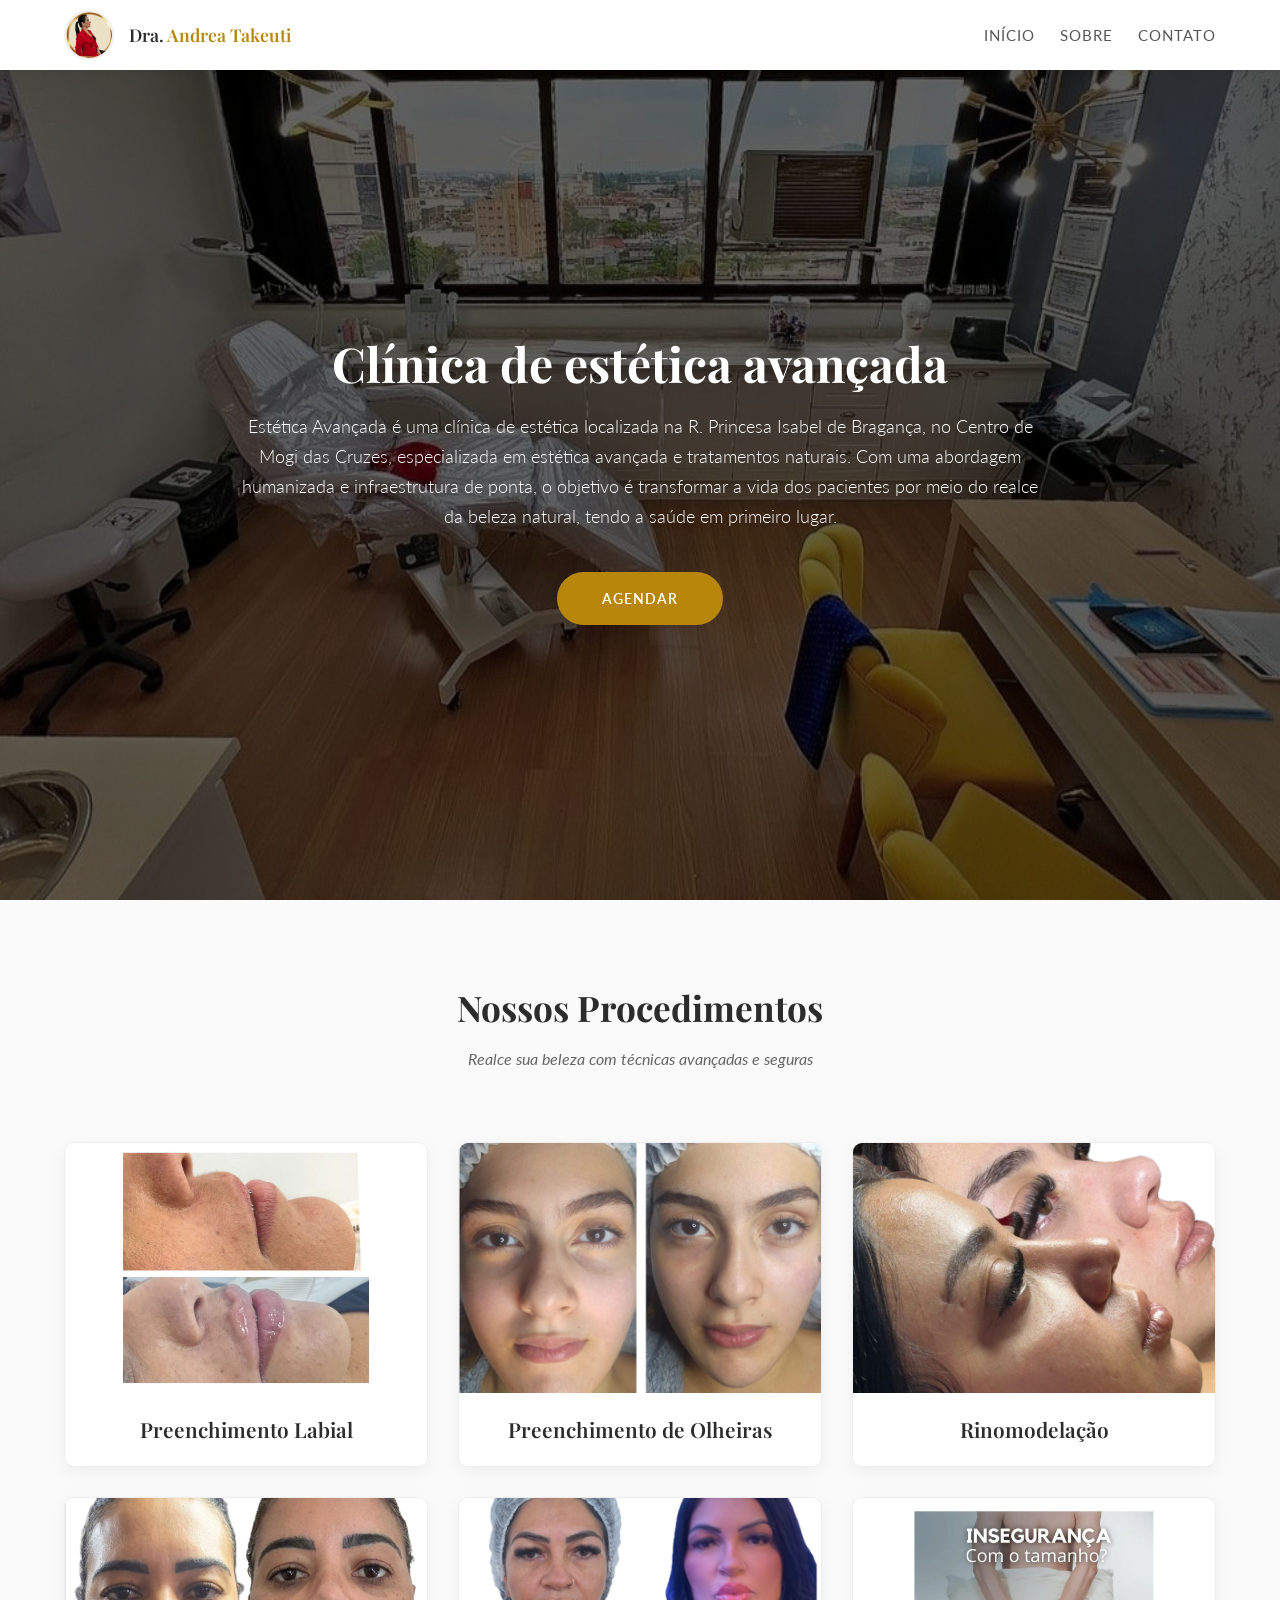
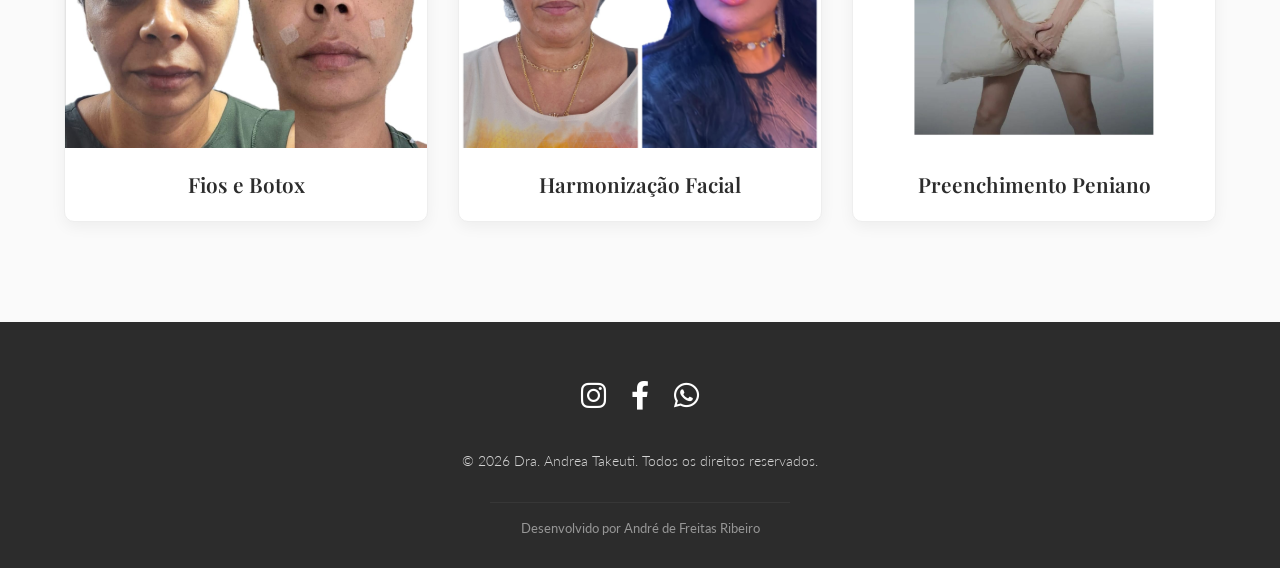
<file: index.html>
<!DOCTYPE html>
<html lang="pt-br">
  <head>
    <meta charset="UTF-8" />
    <meta name="viewport" content="width=device-width, initial-scale=1.0" />
    <title>Dra. Andrea Takeuti | Estética Avançada</title>

    <link
      href="https://fonts.googleapis.com/css2?family=Lato:wght@300;400&family=Playfair+Display:wght@400;600&display=swap"
      rel="stylesheet"
    />
    <link
      rel="stylesheet"
      href="https://cdnjs.cloudflare.com/ajax/libs/font-awesome/6.0.0/css/all.min.css"
    />

    <link rel="icon" href="./img/Icon.png" type="image/jpeg" />

    <link rel="stylesheet" href="style.css" />
  </head>
  <body>
    <nav class="navbar" id="navbar">
      <div class="container nav-content">
        <div class="perfil-doutora">
          <img
            src="./img/Dra.Andrea.jpg"
            alt="Foto Dra. Andrea"
            class="foto-perfil"
          />
          <h1 class="logo-text">
            Dra. <span class="destaque-dourado">Andrea Takeuti</span>
          </h1>
        </div>

        <ul class="nav-links">
          <li class="btn-fechar-menu"><i class="fas fa-times"></i></li>

          <li><a href="index.html">Início</a></li>
          <li><a href="sobre.html">Sobre</a></li>
          <li><a href="contato.html">Contato</a></li>
        </ul>

        <div class="menu-mobile">
          <div class="bar"></div>
          <div class="bar"></div>
          <div class="bar"></div>
        </div>
      </div>
    </nav>

    <section id="home" class="hero">
      <div class="overlay"></div>
      <div class="hero-content">
        <h1 class="hero-title">Clínica de estética avançada</h1>
        <p class="hero-text">
          Estética Avançada é uma clínica de estética localizada na R. Princesa
          Isabel de Bragança, no Centro de Mogi das Cruzes, especializada em
          estética avançada e tratamentos naturais. Com uma abordagem humanizada
          e infraestrutura de ponta, o objetivo é transformar a vida dos
          pacientes por meio do realce da beleza natural, tendo a saúde em
          primeiro lugar.
        </p>
        <a href="./contato.html" class="btn-agendar">Agendar</a>
      </div>
    </section>

    <section id="procedimentos" class="section-padrao">
      <div class="container">
        <h2 class="titulo-secao">Nossos Procedimentos</h2>
        <p class="subtitulo-secao">
          Realce sua beleza com técnicas avançadas e seguras
        </p>

        <div class="procedimentos-grid">
          <div class="card">
            <div class="card-img-container">
              <img src="./img/Labios.jpg" alt="Preenchimento Labial" />
            </div>
            <h3>Preenchimento Labial</h3>
          </div>

          <div class="card">
            <div class="card-img-container">
              <img src="./img/olheira.jpeg" alt="Preenchimento de Olheiras" />
            </div>
            <h3>Preenchimento de Olheiras</h3>
          </div>

          <div class="card">
            <div class="card-img-container">
              <img src="./img/Rinomodelacao.jpeg" alt="Rinomodelação" />
            </div>
            <h3>Rinomodelação</h3>
          </div>

          <div class="card">
            <div class="card-img-container">
              <img src="./img/Fios.jpeg" alt="Fios e Botox" />
            </div>
            <h3>Fios e Botox</h3>
          </div>

          <div class="card">
            <div class="card-img-container">
              <img src="./img/Harmonizacao.jpeg" alt="Harmonização Facial" />
            </div>
            <h3>Harmonização Facial</h3>
          </div>

          <div class="card">
            <div class="card-img-container">
              <img src="./img/peniano.jpg" alt="Preenchimento Peniano" />
            </div>
            <h3>Preenchimento Peniano</h3>
          </div>
        </div>
      </div>
    </section>
    <footer class="footer">
      <div class="container footer-content">
        <div class="social-links">
          <a
            href="https://www.instagram.com/dra.andreatakeutiestetica/"
            target="_blank"
            aria-label="Instagram"
          >
            <i class="fa-brands fa-instagram"></i>
          </a>

          <a
            href="https://www.facebook.com/p/Andrea-Takeuti-Est%C3%A9tica-Avan%C3%A7ada-61569149243521/"
            target="_blank"
            aria-label="Facebook"
          >
            <i class="fa-brands fa-facebook-f"></i>
          </a>

          <a
            href="https://wa.me/5511993943410"
            target="_blank"
            aria-label="WhatsApp"
          >
            <i class="fa-brands fa-whatsapp"></i>
          </a>
        </div>

        <p class="copyright">
          &copy; 2026 Dra. Andrea Takeuti. Todos os direitos reservados.
        </p>

        <p class="dev-credit">Desenvolvido por André de Freitas Ribeiro</p>
      </div>
    </footer>
    <script src="script.js"></script>
  </body>
</html>
</file>
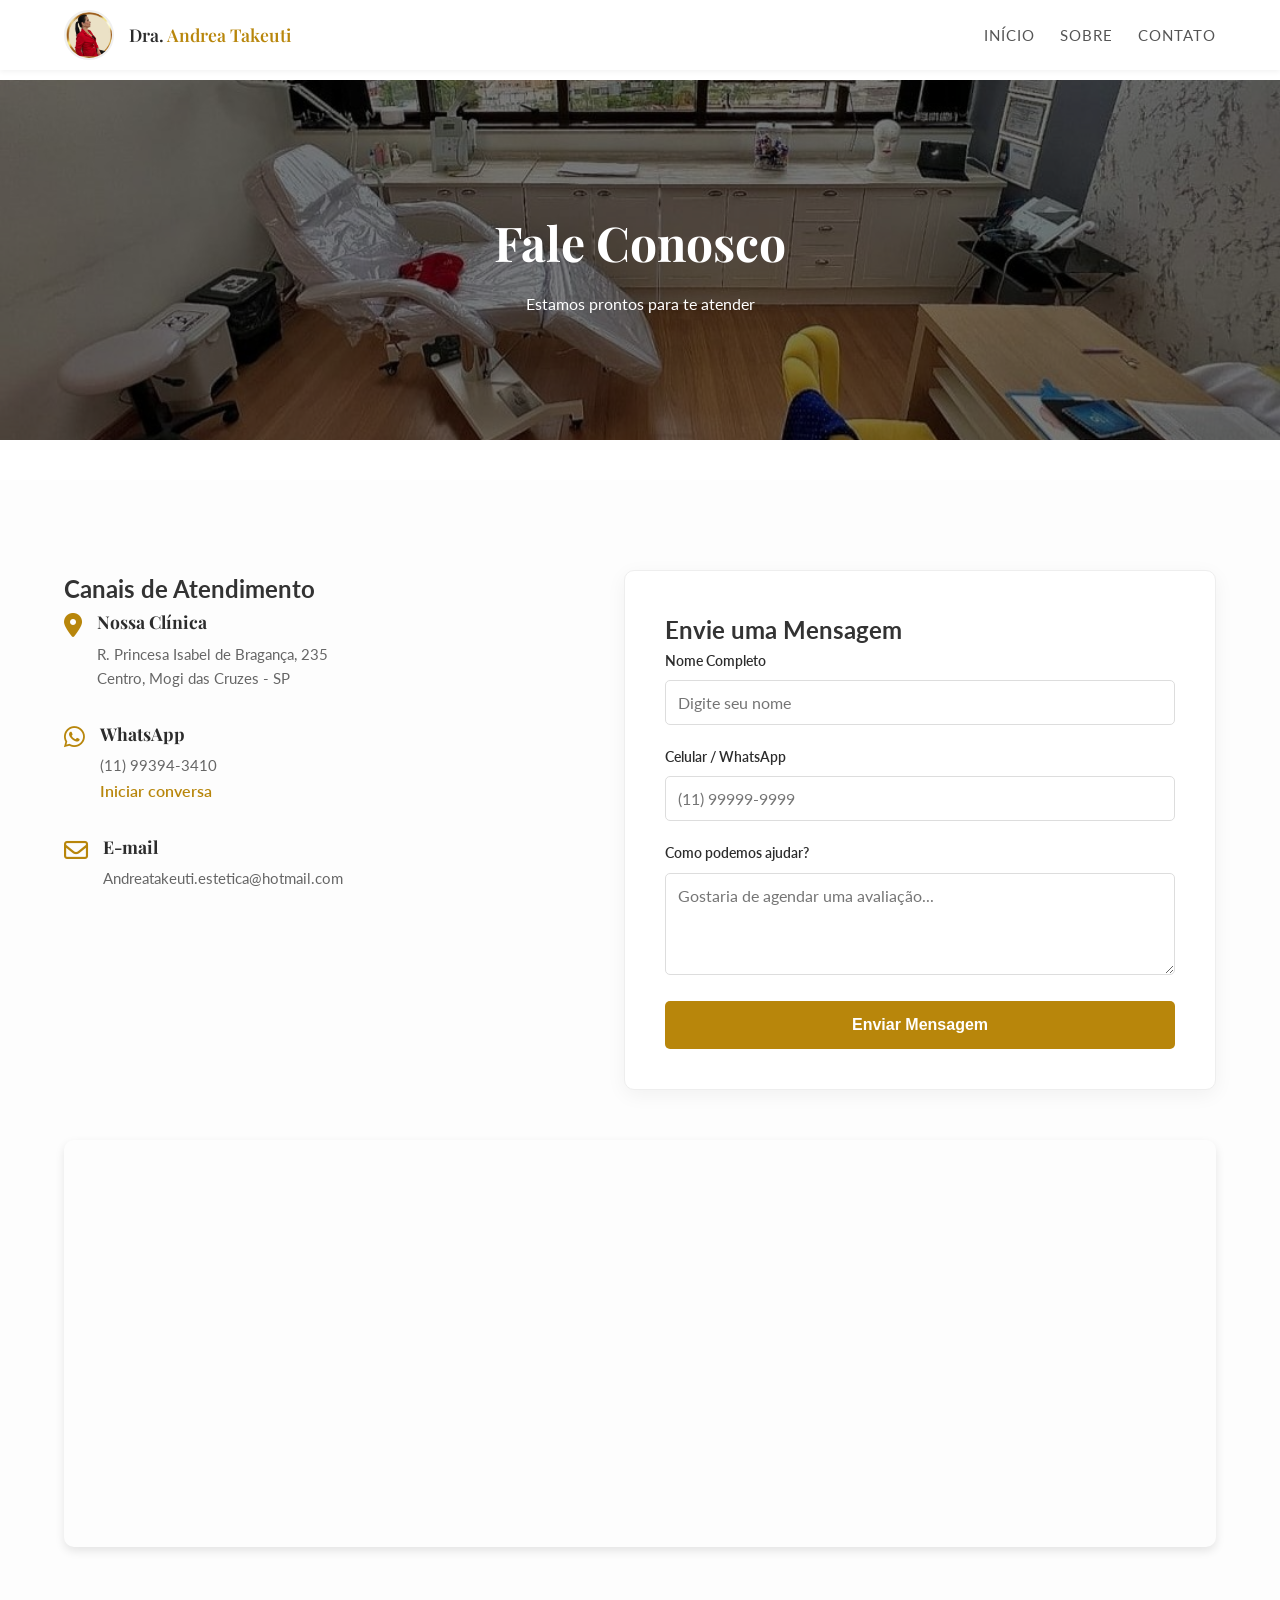
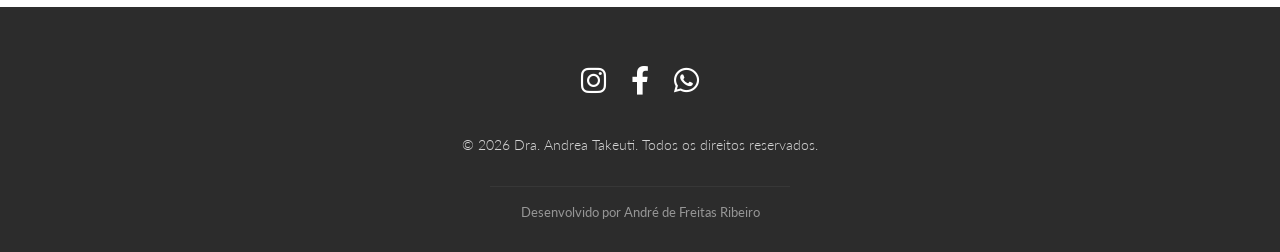
<file: contato.html>
<!DOCTYPE html>
<html lang="pt-br">
  <head>
    <meta charset="UTF-8" />
    <meta name="viewport" content="width=device-width, initial-scale=1.0" />
    <title>Contato | Dra. Andrea Takeuti</title>

    <link
      href="https://fonts.googleapis.com/css2?family=Lato:wght@300;400&family=Playfair+Display:wght@400;600&display=swap"
      rel="stylesheet"
    />
    <link
      rel="stylesheet"
      href="https://cdnjs.cloudflare.com/ajax/libs/font-awesome/6.0.0/css/all.min.css"
    />

    <link rel="icon" href="./img/Icon.png" type="image/jpeg" />

    <link rel="stylesheet" href="style.css" />

    <link rel="stylesheet" href="contato.css" />
  </head>
  <body>
    <nav class="navbar" id="navbar">
      <div class="container nav-content">
        <div class="perfil-doutora">
          <img
            src="./img/Dra.Andrea.jpg"
            alt="Foto Dra. Andrea"
            class="foto-perfil"
          />
          <h1 class="logo-text">
            Dra. <span class="destaque-dourado">Andrea Takeuti</span>
          </h1>
        </div>
        <ul class="nav-links">
          <li class="btn-fechar-menu"><i class="fas fa-times"></i></li>

          <li><a href="index.html">Início</a></li>
          <li><a href="sobre.html">Sobre</a></li>
          <li><a href="contato.html">Contato</a></li>
        </ul>
        <div class="menu-mobile">
          <div class="bar"></div>
          <div class="bar"></div>
          <div class="bar"></div>
        </div>
      </div>
    </nav>

    <header class="page-header">
      <div class="overlay"></div>
      <div class="header-content">
        <h1>Fale Conosco</h1>
        <p>Estamos prontos para te atender</p>
      </div>
    </header>

    <section class="section-contato">
      <div class="container">
        <div class="contato-wrapper">
          <div class="contato-info">
            <h2>Canais de Atendimento</h2>

            <div class="info-item">
              <i class="fas fa-map-marker-alt icone-dourado"></i>
              <div>
                <h4>Nossa Clínica</h4>
                <p>R. Princesa Isabel de Bragança, 235</p>
                <p>Centro, Mogi das Cruzes - SP</p>
              </div>
            </div>

            <div class="info-item">
              <i class="fab fa-whatsapp icone-dourado"></i>
              <div>
                <h4>WhatsApp</h4>
                <p>(11) 99394-3410</p>
                <a
                  href="https://wa.me/5511993943410"
                  target="_blank"
                  class="link-dourado"
                  >Iniciar conversa</a
                >
              </div>
            </div>

            <div class="info-item">
              <i class="far fa-envelope icone-dourado"></i>
              <div>
                <h4>E-mail</h4>
                <p>Andreatakeuti.estetica@hotmail.com</p>
              </div>
            </div>
          </div>

          <div class="contato-form">
            <h2>Envie uma Mensagem</h2>
            <form action="#" method="POST">
              <div class="form-group">
                <label for="nome">Nome Completo</label>
                <input
                  type="text"
                  id="nome"
                  name="nome"
                  placeholder="Digite seu nome"
                  required
                />
              </div>

              <div class="form-group">
                <label for="telefone">Celular / WhatsApp</label>
                <input
                  type="tel"
                  id="telefone"
                  name="telefone"
                  placeholder="(11) 99999-9999"
                  required
                />
              </div>

              <div class="form-group">
                <label for="mensagem">Como podemos ajudar?</label>
                <textarea
                  id="mensagem"
                  name="mensagem"
                  rows="4"
                  placeholder="Gostaria de agendar uma avaliação..."
                  required
                ></textarea>
              </div>

              <button type="submit" class="btn-enviar">Enviar Mensagem</button>
            </form>
          </div>
        </div>

        <div class="mapa" style="margin-top: 50px">
          <iframe
            src="https://www.google.com/maps/embed?pb=!1m18!1m12!1m3!1d3658.123456789!2d-46.123456!3d-23.123456!2m3!1f0!2f0!3f0!3m2!1i1024!2i768!4f13.1!3m3!1m2!1s0x0%3A0x0!2zMjPCsDMxJzE1LjYiUyA0NsKwMTEnMjAuMCJX!5e0!3m2!1spt-BR!2sbr!4v1600000000000!5m2!1spt-BR!2sbr"
            width="100%"
            height="400"
            style="border: 0"
            allowfullscreen=""
            loading="lazy"
          >
          </iframe>
        </div>
      </div>
    </section>

    <footer class="footer">
      <div class="container footer-content">
        <div class="social-links">
          <a href="https://www.instagram.com/dra.andreatakeutiestetica/"
            ><i class="fa-brands fa-instagram"></i
          ></a>
          <a
            href="https://www.facebook.com/p/Andrea-Takeuti-Est%C3%A9tica-Avan%C3%A7ada-61569149243521/"
            ><i class="fa-brands fa-facebook-f"></i
          ></a>
          <a href="https://wa.me/5511993943410"
            ><i class="fa-brands fa-whatsapp"></i
          ></a>
        </div>
        <p class="copyright">
          © 2026 Dra. Andrea Takeuti. Todos os direitos reservados.
        </p>
        <p class="dev-credit">Desenvolvido por André de Freitas Ribeiro</p>
      </div>
    </footer>

    <script src="script.js"></script>
  </body>
</html>
</file>
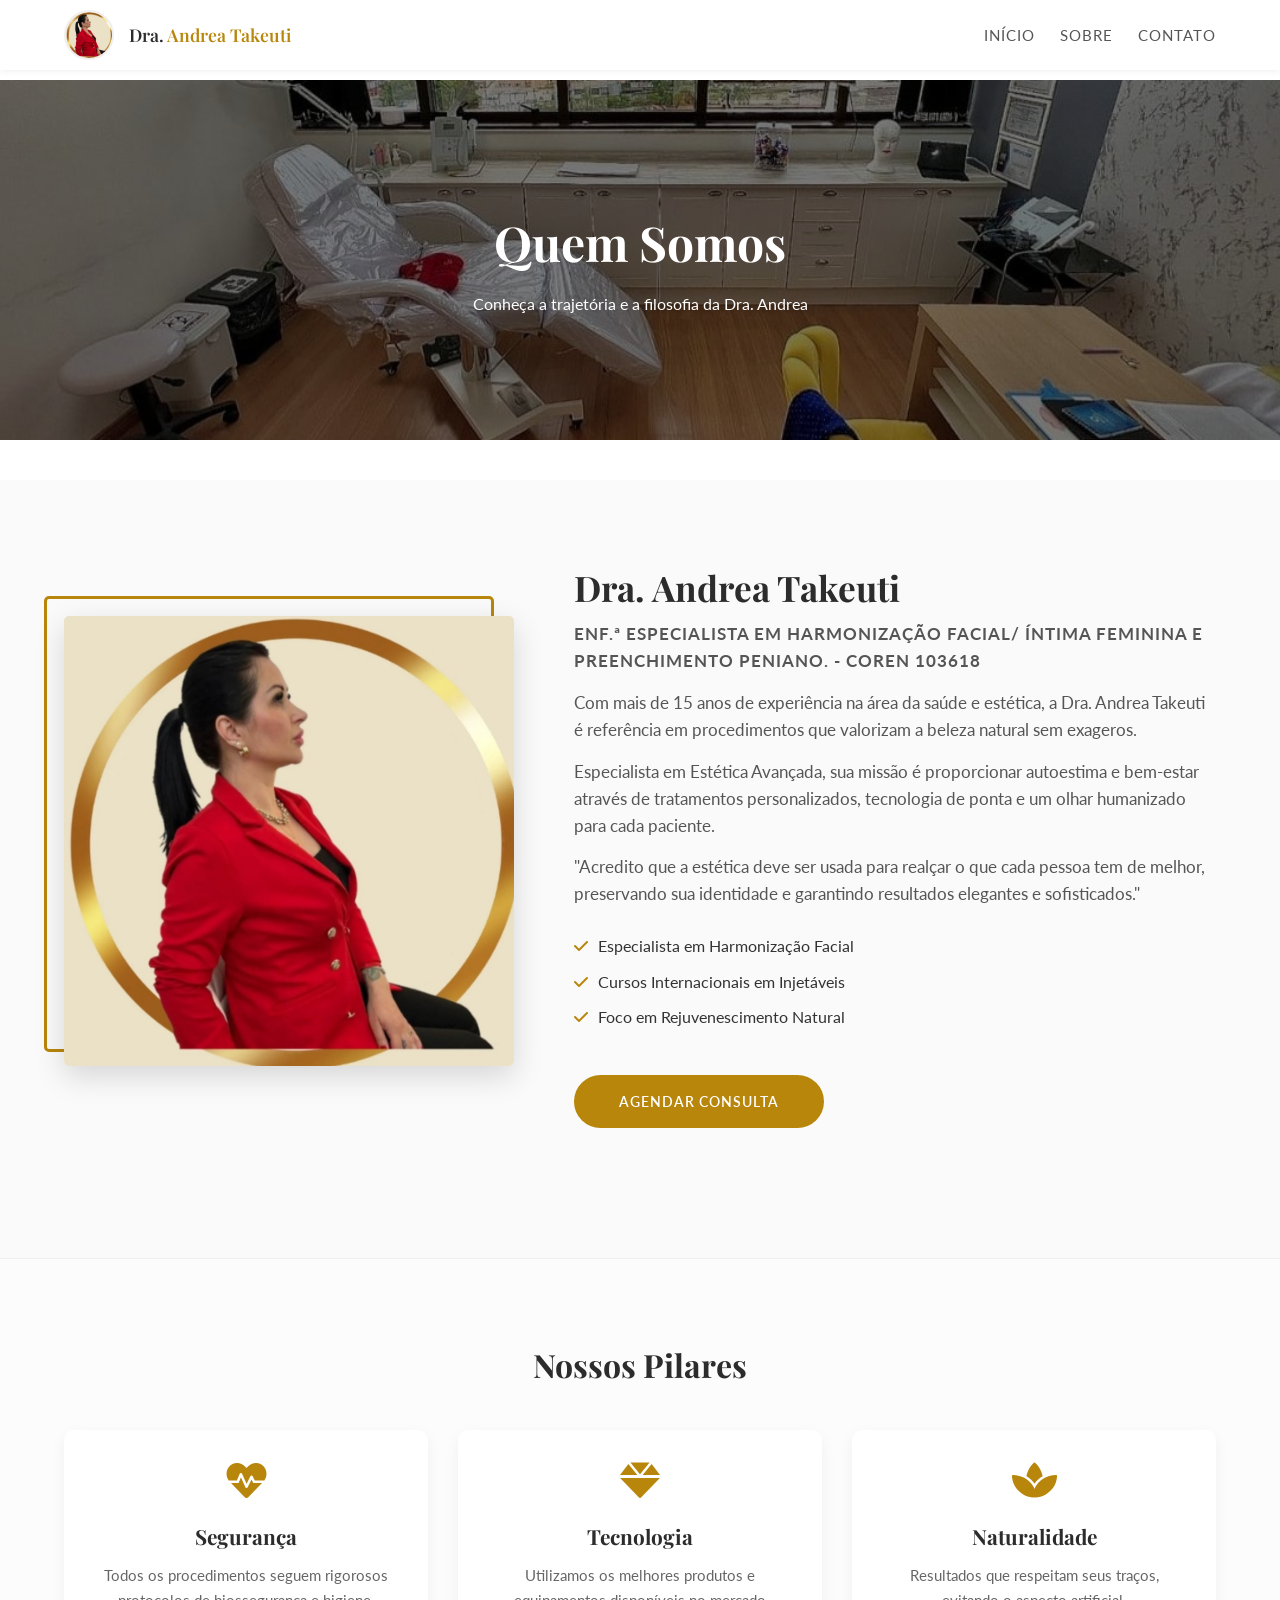
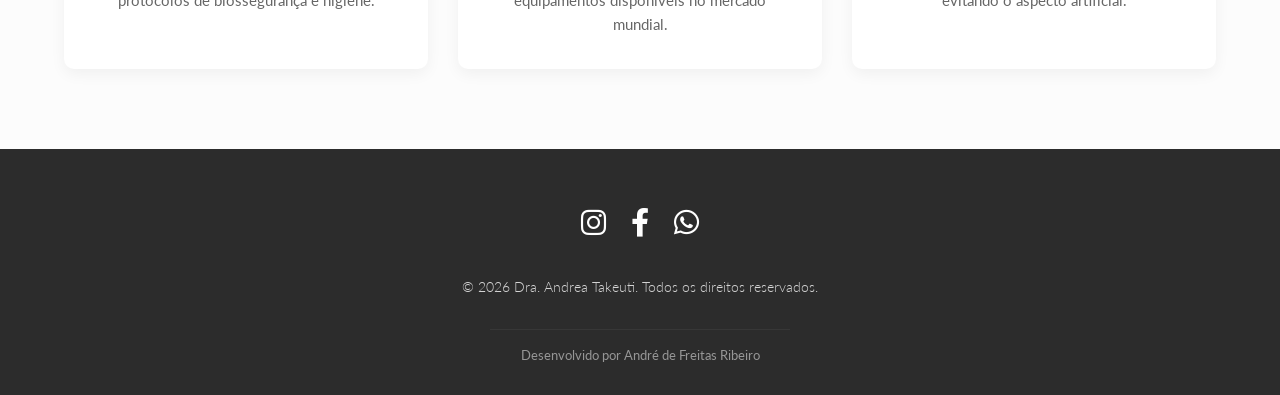
<file: sobre.html>
<!DOCTYPE html>
<html lang="pt-br">
  <head>
    <meta charset="UTF-8" />
    <meta name="viewport" content="width=device-width, initial-scale=1.0" />
    <title>Sobre a Dra. Andrea | Estética Avançada</title>

    <link
      href="https://fonts.googleapis.com/css2?family=Lato:wght@300;400&family=Playfair+Display:wght@400;600&display=swap"
      rel="stylesheet"
    />

    <link
      rel="stylesheet"
      href="https://cdnjs.cloudflare.com/ajax/libs/font-awesome/6.0.0/css/all.min.css"
    />

    <link rel="icon" href="./img/Icon.png" type="image/jpeg" />

    <link rel="stylesheet" href="style.css" />
    <link rel="stylesheet" href="sobre.css" />
  </head>
  <body>
    <nav class="navbar" id="navbar">
      <div class="container nav-content">
        <div class="perfil-doutora">
          <img
            src="./img/Dra.Andrea.jpg"
            alt="Foto Dra. Andrea"
            class="foto-perfil"
          />
          <h1 class="logo-text">
            Dra. <span class="destaque-dourado">Andrea Takeuti</span>
          </h1>
        </div>

        <ul class="nav-links">
          <li class="btn-fechar-menu"><i class="fas fa-times"></i></li>

          <li><a href="index.html">Início</a></li>
          <li><a href="sobre.html">Sobre</a></li>
          <li><a href="contato.html">Contato</a></li>
        </ul>

        <div class="menu-mobile">
          <div class="bar"></div>
          <div class="bar"></div>
          <div class="bar"></div>
        </div>
      </div>
    </nav>

    <header class="page-header">
      <div class="overlay"></div>
      <div class="container page-header-content">
        <h2>Quem Somos</h2>
        <p>Conheça a trajetória e a filosofia da Dra. Andrea</p>
      </div>
    </header>

    <section class="section-padrao">
      <div class="container sobre-wrapper">
        <div class="sobre-img">
          <img src="./img/Dra.Andrea.jpg" alt="Dra. Andrea atendendo" />
          <div class="moldura-dourada"></div>
        </div>

        <div class="sobre-texto">
          <h3 class="titulo-bio">Dra. Andrea Takeuti</h3>
          <p class="crm">
            Enf.ª Especialista em Harmonização Facial/ Íntima Feminina e
            Preenchimento Peniano. - Coren 103618
          </p>

          <p>
            Com mais de 15 anos de experiência na área da saúde e estética, a
            Dra. Andrea Takeuti é referência em procedimentos que valorizam a
            beleza natural sem exageros.
          </p>
          <p>
            Especialista em Estética Avançada, sua missão é proporcionar
            autoestima e bem-estar através de tratamentos personalizados,
            tecnologia de ponta e um olhar humanizado para cada paciente.
          </p>
          <p>
            "Acredito que a estética deve ser usada para realçar o que cada
            pessoa tem de melhor, preservando sua identidade e garantindo
            resultados elegantes e sofisticados."
          </p>

          <ul class="lista-especializacoes">
            <li>
              <i class="fa-solid fa-check icone-check"></i> Especialista em
              Harmonização Facial
            </li>
            <li>
              <i class="fa-solid fa-check icone-check"></i> Cursos
              Internacionais em Injetáveis
            </li>
            <li>
              <i class="fa-solid fa-check icone-check"></i> Foco em
              Rejuvenescimento Natural
            </li>
          </ul>

          <a href="./contato.html" class="btn-agendar mt-20"
            >Agendar Consulta</a
          >
        </div>
      </div>
    </section>

    <section class="valores-bg section-padrao">
      <div class="container">
        <h2 class="titulo-secao">Nossos Pilares</h2>

        <div class="valores-grid">
          <div class="valor-card">
            <i class="fa-solid fa-heart-pulse icone-valor"></i>
            <h4>Segurança</h4>
            <p>
              Todos os procedimentos seguem rigorosos protocolos de
              biossegurança e higiene.
            </p>
          </div>

          <div class="valor-card">
            <i class="fa-solid fa-gem icone-valor"></i>
            <h4>Tecnologia</h4>
            <p>
              Utilizamos os melhores produtos e equipamentos disponíveis no
              mercado mundial.
            </p>
          </div>

          <div class="valor-card">
            <i class="fa-solid fa-spa icone-valor"></i>
            <h4>Naturalidade</h4>
            <p>
              Resultados que respeitam seus traços, evitando o aspecto
              artificial.
            </p>
          </div>
        </div>
      </div>
    </section>

    <footer class="footer">
      <div class="container footer-content">
        <div class="social-links">
          <a href="https://www.instagram.com/dra.andreatakeutiestetica/"
            ><i class="fa-brands fa-instagram"></i
          ></a>
          <a
            href="https://www.facebook.com/p/Andrea-Takeuti-Est%C3%A9tica-Avan%C3%A7ada-61569149243521/"
            ><i class="fa-brands fa-facebook-f"></i
          ></a>
          <a href="https://wa.me/5511993943410"
            ><i class="fa-brands fa-whatsapp"></i
          ></a>
        </div>
        <p class="copyright">
          © 2026 Dra. Andrea Takeuti. Todos os direitos reservados.
        </p>
        <p class="dev-credit">Desenvolvido por André de Freitas Ribeiro</p>
      </div>
    </footer>

    <script src="script.js"></script>
  </body>
</html>
</file>
<file: style.css>
/* --- RESET BÁSICO --- */
* {
  margin: 0;
  padding: 0;
  box-sizing: border-box;
}

body {
  font-family: "Lato", sans-serif;
  color: #333;
  line-height: 1.6;
  overflow-x: hidden; /* Evita rolagem lateral indesejada */
}

/* --- VARIÁVEIS DE COR --- */
:root {
  --dourado: #b8860b;
  --preto-suave: #2c2c2c;
  --branco: #ffffff;
  --vinho: #7a4b56;
  --vinho-claro: #9e6270;
  --dourado-claro: #e6b93b;
}

/* --- NAVBAR --- */
.navbar {
  position: fixed;
  top: 0;
  width: 100%;
  background-color: var(--branco);
  padding: 10px 0;
  z-index: 1000;
  box-shadow: 0 2px 5px rgba(0, 0, 0, 0.05);
}

.container {
  width: 90%;
  max-width: 1200px;
  margin: 0 auto;
}

.nav-content {
  display: flex;
  justify-content: space-between;
  align-items: center;
}

/* Estilo do Perfil */
.perfil-doutora {
  display: flex;
  align-items: center;
  gap: 15px;
}

.foto-perfil {
  width: 50px;
  height: 50px;
  border-radius: 50%;
  object-fit: cover;
  border: 2px solid #f0f0f0;
}

.logo-text {
  font-family: "Playfair Display", serif;
  font-size: 1.1rem;
  color: var(--preto-suave);
  font-weight: 600;
}

.destaque-dourado {
  color: var(--dourado);
}

/* Links de Navegação (Desktop) */
.nav-links {
  list-style: none;
  display: flex;
  gap: 25px;
}

.nav-links a {
  text-decoration: none;
  color: #555;
  font-size: 0.95rem;
  font-weight: 400;
  transition: color 0.3s;
  text-transform: uppercase;
  letter-spacing: 1px;
}

.nav-links a:hover {
  color: var(--dourado);
}

/* Botão Fechar Menu (X) - Escondido no Desktop */
.btn-fechar-menu {
    display: none;
}

/* Ícone Hambúrguer - Escondido no Desktop */
.menu-mobile {
  display: none;
}

/* --- HERO SECTION --- */
.hero {
  position: relative;
  height: 100vh;
  width: 100%;
  background-image: url("./img/Clinica.jpg");
  background-size: cover;
  background-position: center;
  background-repeat: no-repeat;
  display: flex;
  align-items: center;
  justify-content: center;
}

.overlay {
  position: absolute;
  top: 0;
  left: 0;
  width: 100%;
  height: 100%;
  background: rgba(0, 0, 0, 0.6);
  z-index: 1;
}

.hero-content {
  position: relative;
  z-index: 2;
  text-align: center;
  color: var(--branco);
  width: 90%;
  max-width: 800px;
  padding-top: 60px;
}

.hero-title {
  font-family: "Playfair Display", serif;
  font-size: 3rem;
  font-weight: 700;
  margin-bottom: 20px;
  line-height: 1.2;
}

.hero-text {
  font-family: "Lato", sans-serif;
  font-size: 1.1rem;
  line-height: 1.7;
  margin-bottom: 40px;
  font-weight: 300;
}

/* Botão Agendar */
.btn-agendar {
  display: inline-block;
  padding: 15px 45px;
  background-color: #b8860b;
  color: var(--branco);
  text-decoration: none;
  font-family: "Lato", sans-serif;
  font-weight: 600;
  border-radius: 50px;
  transition: all 0.3s ease;
  text-transform: uppercase;
  letter-spacing: 1px;
  font-size: 0.9rem;
}

.btn-agendar:hover {
  background-color: var(--dourado);
  transform: translateY(-2px);
}

/* --- ESTILO DOS PROCEDIMENTOS --- */
.titulo-secao {
  text-align: center;
  font-family: "Playfair Display", serif;
  font-size: 2.2rem;
  color: var(--preto-suave);
  margin-bottom: 10px;
}

.subtitulo-secao {
  text-align: center;
  color: #666;
  margin-bottom: 50px;
  font-style: italic;
}

.procedimentos-grid {
  display: grid;
  grid-template-columns: repeat(auto-fit, minmax(280px, 1fr));
  gap: 30px;
  padding: 20px 0;
}

.card {
  background-color: #fff;
  border-radius: 10px;
  box-shadow: 0 5px 15px rgba(0, 0, 0, 0.05);
  overflow: hidden;
  transition: transform 0.3s ease, box-shadow 0.3s ease;
  text-align: center;
  border: 1px solid #eee;
}

.card:hover {
  transform: translateY(-5px);
  box-shadow: 0 10px 20px rgba(184, 134, 11, 0.2);
}

.card-img-container {
  width: 100%;
  height: 250px;
  overflow: hidden;
}

.card img {
  width: 100%;
  height: 100%;
  object-fit: cover;
  transition: transform 0.5s ease;
}

.card:hover img {
  transform: scale(1.05);
}

.card h3 {
  padding: 20px;
  font-family: "Playfair Display", serif;
  font-size: 1.3rem;
  color: var(--preto-suave);
  font-weight: 600;
}

/* --- SEÇÕES GENÉRICAS --- */
.section-padrao {
  padding: 80px 0;
  background-color: #fafafa;
}

/* --- FOOTER / RODAPÉ --- */
.footer {
  background-color: var(--preto-suave);
  color: var(--branco);
  padding: 50px 0 30px;
  text-align: center;
  margin-top: auto;
}

.footer-content {
  display: flex;
  flex-direction: column;
  align-items: center;
  gap: 20px;
}

.social-links {
  display: flex;
  gap: 25px;
  margin-bottom: 10px;
}

.social-links a {
  color: var(--branco);
  font-size: 1.8rem;
  transition: all 0.3s ease;
  display: inline-block;
}

.social-links a:hover {
  color: var(--dourado);
  transform: translateY(-3px);
}

.copyright {
  font-size: 0.9rem;
  opacity: 0.8;
  font-weight: 300;
}

.dev-credit {
  font-size: 0.8rem;
  opacity: 0.5;
  margin-top: 10px;
  border-top: 1px solid rgba(255, 255, 255, 0.1);
  padding-top: 15px;
  width: 100%;
  max-width: 300px;
}

/* --- ESTILOS DA PÁGINA CONTATO --- */
.page-header {
  position: relative;
  height: 40vh;
  background-image: url('./img/Clinica.jpg');
  background-size: cover;
  background-position: center;
  display: flex;
  align-items: center;
  justify-content: center;
  margin-top: 80px;
}

.header-content {
  position: relative;
  z-index: 2;
  text-align: center;
  color: white;
}

.header-content h1 {
  font-family: 'Playfair Display', serif;
  font-size: 3rem;
  margin-bottom: 10px;
}

.section-contato {
  padding: 60px 0;
  background-color: #fdfdfd;
}

.contato-wrapper {
  display: flex;
  justify-content: space-between;
  gap: 40px;
  align-items: flex-start;
}

.info-box {
  flex: 1;
  padding: 20px;
}

.info-box h2 {
  font-family: 'Playfair Display', serif;
  color: var(--preto-suave);
  font-size: 2rem;
  margin-bottom: 30px;
}

.item-contato {
  margin-bottom: 30px;
}

.item-contato h3 {
  font-size: 1.2rem;
  color: var(--dourado);
  margin-bottom: 10px;
  display: flex;
  align-items: center;
  gap: 10px;
}

.link-dourado {
  color: var(--dourado);
  text-decoration: none;
  font-weight: bold;
}

.mapa-box {
  flex: 1;
  border-radius: 10px;
  overflow: hidden;
  box-shadow: 0 4px 15px rgba(0,0,0,0.1);
}

.mapa-box iframe {
  display: block;
  height: 400px;
}

/* ==========================================================================
   RESPONSIVIDADE (MOBILE) - BLOCO ÚNICO E ORGANIZADO
   ========================================================================== */
@media (max-width: 768px) {
  
  /* 1. Ajustes Gerais */
  .hero-title { font-size: 2rem; }
  .hero-text { font-size: 1rem; }
  .foto-perfil { width: 40px; height: 40px; }
  .logo-text { font-size: 1rem; }
  
  /* 2. Menu Hambúrguer (Correção para aparecer) */
  .menu-mobile {
    display: block !important; /* Força visibilidade */
    cursor: pointer;
    z-index: 1000;
  }
  
  .bar {
    width: 28px;
    height: 3px;
    background-color: var(--preto-suave);
    margin: 5px 0;
    transition: 0.3s;
    border-radius: 2px;
  }

  /* 3. Menu Lateral (Nav Links) */
  .nav-links {
    position: fixed;
    top: 0;
    right: -100%; /* Começa escondido na direita */
    width: 75%; /* Largura da gaveta */
    height: 100vh;
    background-color: #ffffff;
    
    display: flex;
    flex-direction: column;
    align-items: center;
    justify-content: center;
    gap: 30px;
    
    z-index: 2000; /* Acima de tudo */
    box-shadow: -5px 0 15px rgba(0, 0, 0, 0.1);
    transition: 0.4s ease-in-out;
  }

  /* Classe JS para mostrar o menu */
  .nav-links.active {
    right: 0; /* Entra na tela */
  }

  .nav-links li {
    margin: 20px 0;
    opacity: 1;
  }

  .nav-links a {
    font-family: 'Playfair Display', serif;
    font-size: 1.4rem;
    color: var(--preto-suave);
    display: block;
  }
  
  /* 4. Botão Fechar (X) dentro do menu */
  .btn-fechar-menu {
    display: block; /* Visível no mobile */
    position: absolute;
    top: 20px;
    right: 30px;
    font-size: 2rem;
    color: var(--dourado);
    cursor: pointer;
  }
  
  .btn-fechar-menu:hover {
    color: var(--preto-suave);
  }

  /* 5. Ajustes da Página de Contato Mobile */
  .contato-wrapper {
    flex-direction: column;
  }
  
  .info-box, 
  .mapa-box {
    width: 100%;
    flex: none;
  }
  
  .page-header {
    height: 30vh;
  }
  
  .info-box {
    padding: 0;
  }
}
</file>
<file: contato.css>
/* --- contato.css --- */

/* CABEÇALHO INTERNO (Só aparece aqui) */
.page-header {
    position: relative;
    height: 40vh;
    background-image: url('./img/Clinica.jpg'); /* Verifique se o caminho da imagem está certo */
    background-size: cover;
    background-position: center;
    display: flex;
    align-items: center;
    justify-content: center;
    margin-bottom: 40px;
}

.page-header .overlay {
    position: absolute;
    top: 0;
    left: 0;
    width: 100%;
    height: 100%;
    background: rgba(0, 0, 0, 0.5);
}

.page-header-content {
    position: relative;
    z-index: 2;
    text-align: center;
    color: #ffffff;
}

.page-header-content h2 {
    font-family: 'Playfair Display', serif;
    font-size: 3rem;
    margin-bottom: 10px;
}

/* LAYOUT DA PÁGINA DE CONTATO */
.contato-wrapper {
    display: flex;
    justify-content: space-between;
    gap: 50px;
    margin-top: 30px;
    flex-wrap: wrap;
}

/* Coluna da Esquerda (Infos) */
.contato-info {
    flex: 1;
    min-width: 300px;
}

.info-item {
    display: flex;
    align-items: flex-start;
    margin-bottom: 30px;
    gap: 15px;
}

.icone-dourado {
    color: #b8860b; /* Usando código direto pois a variável está no outro arquivo (mas funciona se importado junto) */
    font-size: 1.5rem;
    margin-top: 5px;
}

.info-item h4 {
    color: #2c2c2c;
    font-family: 'Playfair Display', serif;
    font-size: 1.1rem;
    margin-bottom: 5px;
}

.info-item p {
    font-size: 0.95rem;
    color: #666;
}

.link-dourado {
    color: #b8860b;
    text-decoration: none;
    font-weight: 600;
}

.mapa {
    margin-top: 20px;
    border-radius: 10px;
    overflow: hidden;
    box-shadow: 0 4px 10px rgba(0,0,0,0.1);
}

/* Coluna da Direita (Formulário) */
.contato-form {
    flex: 1;
    background: #ffffff;
    padding: 40px;
    border-radius: 10px;
    box-shadow: 0 5px 20px rgba(0,0,0,0.05);
    min-width: 300px;
    border: 1px solid #eee;
}

.form-group {
    margin-bottom: 20px;
}

.form-group label {
    display: block;
    margin-bottom: 8px;
    font-weight: 600;
    color: #2c2c2c;
    font-size: 0.9rem;
}

.contato-form input,
.contato-form select,
.contato-form textarea {
    width: 100%;
    padding: 12px;
    border: 1px solid #ddd;
    border-radius: 5px;
    font-family: 'Lato', sans-serif;
    font-size: 1rem;
    transition: border-color 0.3s;
}

.contato-form input:focus, 
.contato-form select:focus, 
.contato-form textarea:focus {
    outline: none;
    border-color: #b8860b;
}

.btn-enviar {
    width: 100%;
    padding: 15px;
    background-color: #b8860b;
    color: #ffffff;
    border: none;
    border-radius: 5px;
    font-size: 1rem;
    font-weight: bold;
    cursor: pointer;
    transition: background 0.3s;
}

.btn-enviar:hover {
    background-color: #966d08;
}

/* Responsivo */
@media (max-width: 768px) {
    .contato-wrapper {
        flex-direction: column;
    }
    .contato-form {
        padding: 20px;
    }
    .page-header h2 {
        font-size: 2rem;
    }
}
</file>
<file: sobre.css>
/* --- sobre.css --- */

/* Reutilizando o Header (Para manter consistência) */
.page-header {
    position: relative;
    height: 40vh;
    background-image: url('./img/Clinica.jpg');
    background-size: cover;
    background-position: center;
    display: flex;
    align-items: center;
    justify-content: center;
    margin-bottom: 40px;
}

.page-header .overlay {
    position: absolute;
    top: 0;
    left: 0;
    width: 100%;
    height: 100%;
    background: rgba(0, 0, 0, 0.5);
}

.page-header-content {
    position: relative;
    z-index: 2;
    text-align: center;
    color: #ffffff;
}

.page-header-content h2 {
    font-family: 'Playfair Display', serif;
    font-size: 3rem;
    margin-bottom: 10px;
}

/* --- LAYOUT BIO (SOBRE) --- */
.sobre-wrapper {
    display: flex;
    align-items: center;
    gap: 60px;
    margin-bottom: 50px;
}

/* Coluna da Imagem */
.sobre-img {
    flex: 1;
    position: relative; /* Para posicionar a moldura */
    max-width: 450px;
}

.sobre-img img {
    width: 100%;
    border-radius: 5px;
    position: relative;
    z-index: 2; /* Fica na frente da moldura */
    box-shadow: 0 10px 30px rgba(0,0,0,0.15);
}

/* A moldura dourada decorativa atrás da foto */
.moldura-dourada {
    position: absolute;
    top: -20px;
    left: -20px;
    width: 100%;
    height: 100%;
    border: 3px solid #b8860b;
    z-index: 1; /* Fica atrás da foto */
    border-radius: 5px;
}

/* Coluna do Texto */
.sobre-texto {
    flex: 1;
}

.titulo-bio {
    font-family: 'Playfair Display', serif;
    font-size: 2.2rem;
    color: #2c2c2c;
    margin-bottom: 5px;
}

.crm {
    font-weight: bold;
    color: #b8860b;
    margin-bottom: 20px;
    font-size: 1rem;
    text-transform: uppercase;
    letter-spacing: 1px;
}

.sobre-texto p {
    margin-bottom: 15px;
    color: #555;
    font-size: 1.05rem;
}

/* Lista com Checkmarks */
.lista-especializacoes {
    list-style: none;
    margin: 25px 0;
}

.lista-especializacoes li {
    margin-bottom: 10px;
    font-size: 1rem;
    color: #333;
    display: flex;
    align-items: center;
    gap: 10px;
}

.icone-check {
    color: #b8860b;
}

.mt-20 {
    margin-top: 20px;
}

/* --- SEÇÃO PILARES/VALORES --- */
.valores-bg {
    background-color: #fcfcfc;
    border-top: 1px solid #eee;
}

.titulo-secao {
    text-align: center;
    font-family: 'Playfair Display', serif;
    font-size: 2rem;
    margin-bottom: 40px;
    color: #2c2c2c;
}

.valores-grid {
    display: grid;
    grid-template-columns: repeat(auto-fit, minmax(250px, 1fr));
    gap: 30px;
    text-align: center;
}

.valor-card {
    background: #fff;
    padding: 30px;
    border-radius: 10px;
    box-shadow: 0 5px 15px rgba(0,0,0,0.05);
    transition: transform 0.3s;
    border-bottom: 3px solid transparent;
}

.valor-card:hover {
    transform: translateY(-5px);
    border-bottom: 3px solid #b8860b;
}

.icone-valor {
    font-size: 2.5rem;
    color: #b8860b;
    margin-bottom: 20px;
}

.valor-card h4 {
    font-family: 'Playfair Display', serif;
    font-size: 1.3rem;
    margin-bottom: 10px;
    color: #2c2c2c;
}

.valor-card p {
    color: #666;
    font-size: 0.95rem;
}

/* --- RESPONSIVO --- */
@media (max-width: 900px) {
    .sobre-wrapper {
        flex-direction: column; /* Texto vai para baixo da imagem no celular */
        gap: 40px;
    }

    .sobre-img {
        max-width: 100%;
        margin-left: 20px; /* Espaço para a moldura não cortar */
        margin-top: 20px;
    }
    
    .page-header h2 {
        font-size: 2rem;
    }
}

/* ... resto do seu código ... */

/* Responsivo */
@media (max-width: 768px) {
    .contato-wrapper {
        flex-direction: column; /* Isso faz ficar um embaixo do outro */
    }
    
    .info-box, 
    .mapa-box,
    .contato-form { /* Se tiver formulário */
        width: 100%;
        min-width: 100%;
        padding: 0;
    }
    
    .page-header {
        height: 30vh; /* Ajuste a altura do banner no celular */
    }
}
</file>
